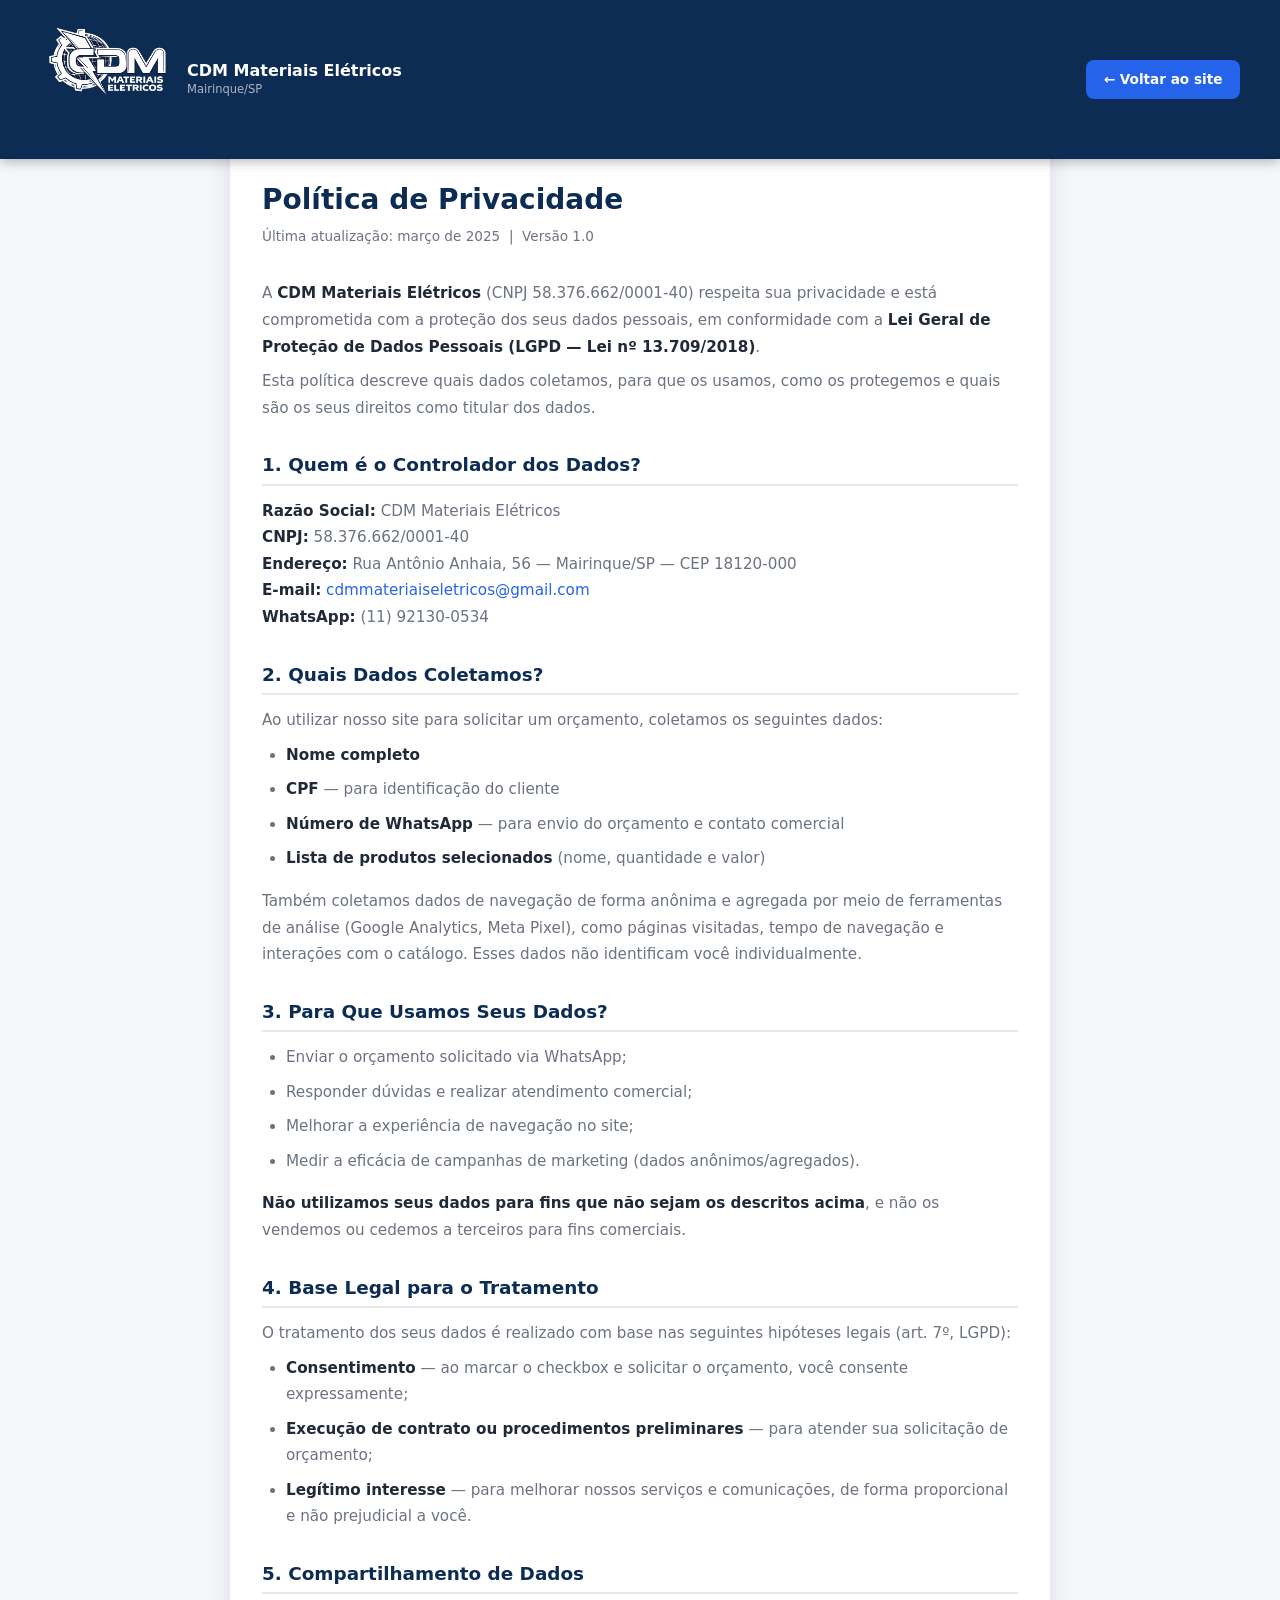
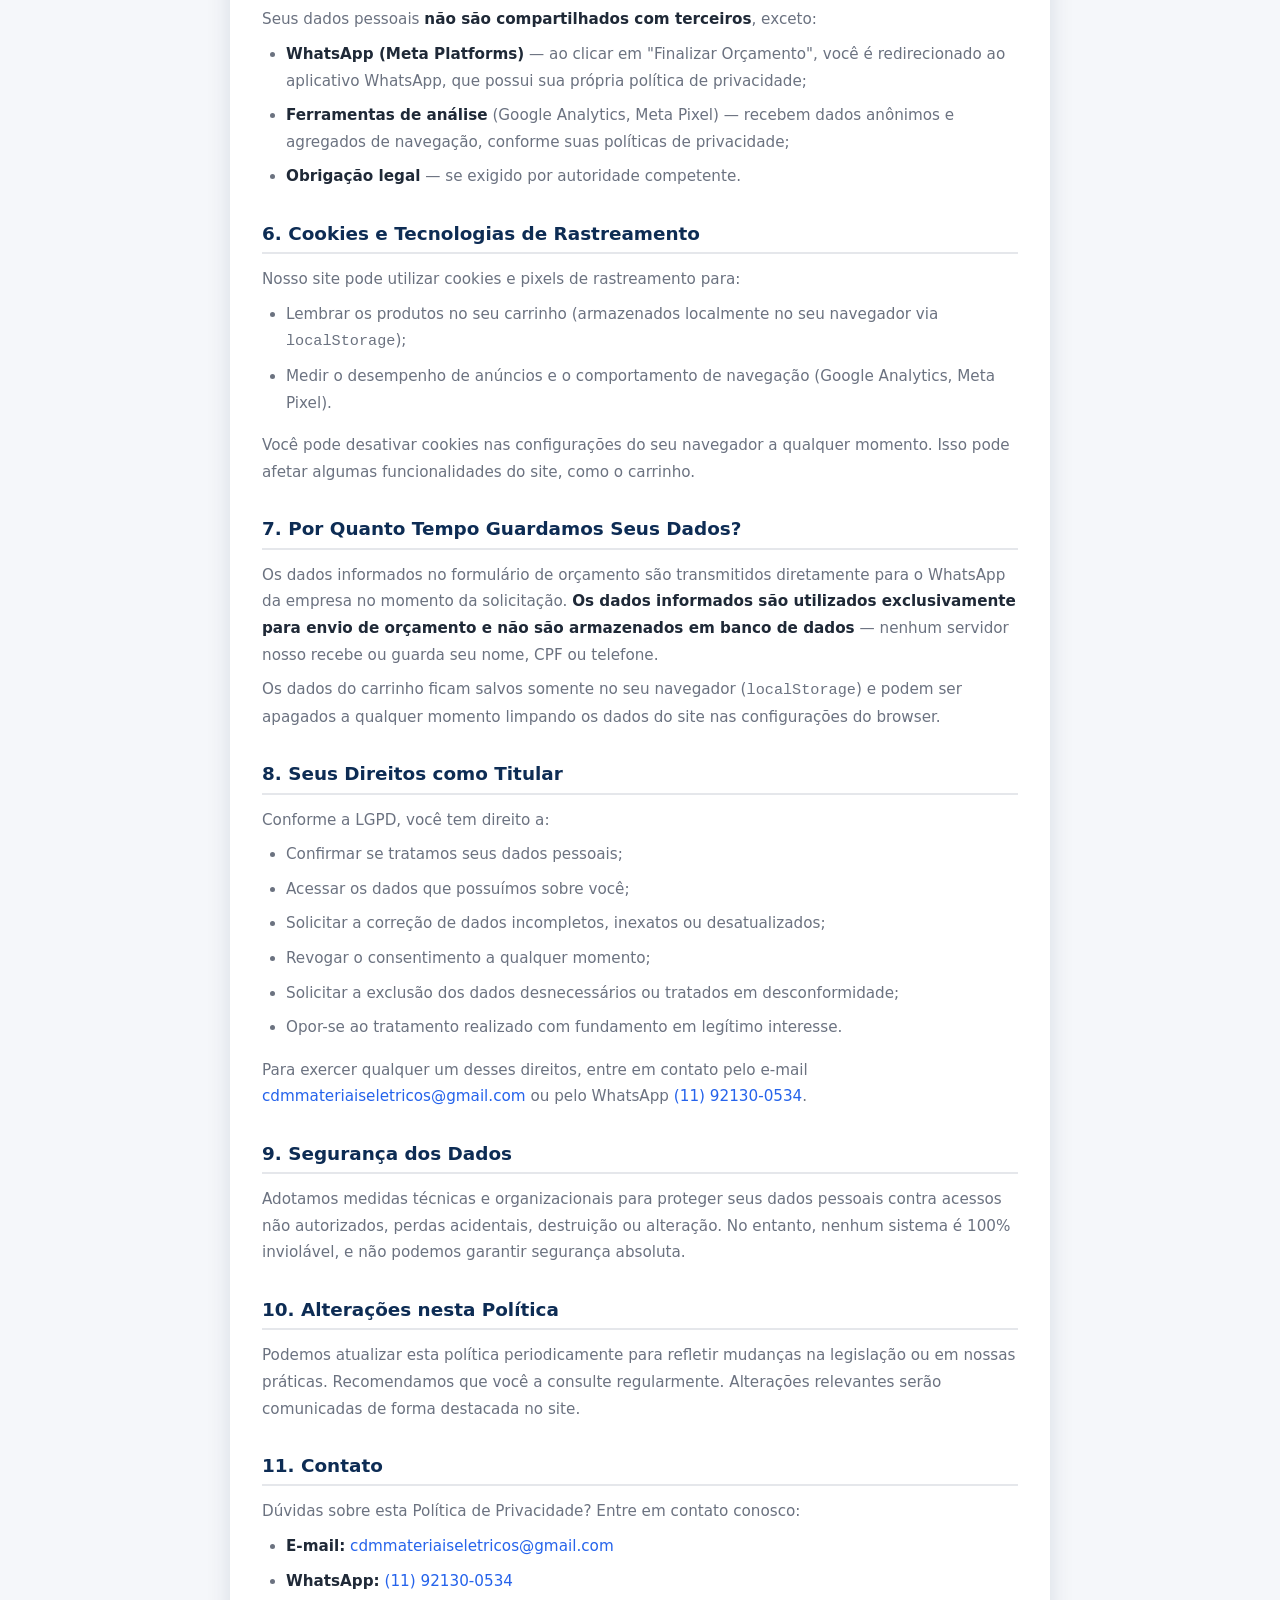
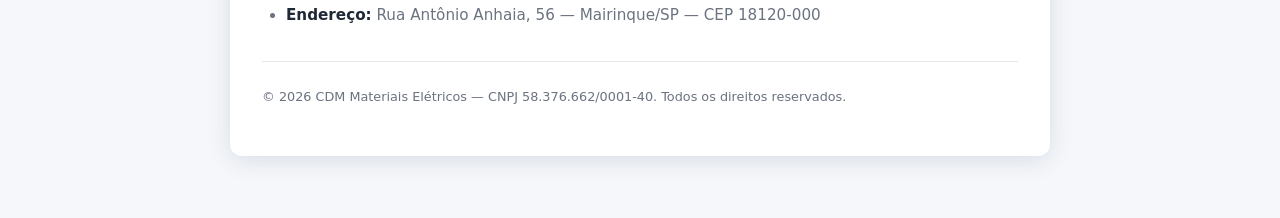
<file: privacidade.html>
<!DOCTYPE html>
<html lang="pt-BR">
<head>
  <meta charset="UTF-8">
  <meta name="viewport" content="width=device-width, initial-scale=1.0">
  <title>Política de Privacidade — CDM Materiais Elétricos</title>
  <meta name="description" content="Política de Privacidade da CDM Materiais Elétricos, conforme a Lei Geral de Proteção de Dados (LGPD — Lei 13.709/2018).">
  <meta name="robots" content="noindex, follow">
  <link rel="stylesheet" href="css/style.css">
  <style>
    .privacidade-page {
      padding: 6rem 0 4rem;
      min-height: 100vh;
      background: var(--cinza-claro);
    }
    .privacidade-card {
      background: var(--branco);
      border-radius: var(--radius-lg);
      padding: 2.5rem 2rem;
      box-shadow: var(--sombra);
      max-width: 820px;
      margin: 0 auto;
    }
    .privacidade-card h1 {
      color: var(--azul-escuro);
      font-size: 1.75rem;
      margin-bottom: 0.5rem;
    }
    .privacidade-card .atualizado {
      color: var(--cinza-texto);
      font-size: 0.85rem;
      margin-bottom: 2rem;
    }
    .privacidade-card h2 {
      color: var(--azul-escuro);
      font-size: 1.15rem;
      margin: 2rem 0 0.75rem;
      padding-bottom: 0.4rem;
      border-bottom: 2px solid var(--cinza-medio);
    }
    .privacidade-card p, .privacidade-card li {
      color: var(--cinza-texto);
      font-size: 0.95rem;
      line-height: 1.75;
      margin-bottom: 0.5rem;
    }
    .privacidade-card ul {
      list-style: disc;
      padding-left: 1.5rem;
      margin-bottom: 1rem;
    }
    .privacidade-card a { color: var(--azul-claro); }
    .privacidade-card strong { color: var(--texto-escuro); }
    .btn-voltar {
      display: inline-flex;
      align-items: center;
      gap: 0.5rem;
      color: var(--azul-claro);
      font-weight: 600;
      font-size: 0.9rem;
      margin-bottom: 1.5rem;
      transition: color 0.2s;
    }
    .btn-voltar:hover { color: var(--azul-hover); }
  </style>
</head>
<body>

  <!-- HEADER SIMPLIFICADO -->
  <header id="header">
    <div class="container header-inner">
      <a href="index.html" class="header-logo">
        <img src="assets/images/logo.png" alt="CDM Materiais Elétricos" width="52" height="52">
        <div class="header-logo-text">
          <strong>CDM Materiais Elétricos</strong>
          <span>Mairinque/SP</span>
        </div>
      </a>
      <a href="index.html" class="btn btn-primary" style="font-size:0.85rem;padding:0.55rem 1.1rem;">
        ← Voltar ao site
      </a>
    </div>
  </header>

  <!-- CONTEÚDO -->
  <main class="privacidade-page">
    <div class="container">
      <div class="privacidade-card">

        <a href="index.html" class="btn-voltar">
          <svg width="16" height="16" fill="none" stroke="currentColor" stroke-width="2.5" viewBox="0 0 24 24">
            <path stroke-linecap="round" stroke-linejoin="round" d="M10.5 19.5 3 12m0 0 7.5-7.5M3 12h18"/>
          </svg>
          Voltar ao site
        </a>

        <h1>Política de Privacidade</h1>
        <p class="atualizado">Última atualização: março de 2025 &nbsp;|&nbsp; Versão 1.0</p>

        <p>
          A <strong>CDM Materiais Elétricos</strong> (CNPJ 58.376.662/0001-40) respeita sua privacidade e está comprometida com
          a proteção dos seus dados pessoais, em conformidade com a
          <strong>Lei Geral de Proteção de Dados Pessoais (LGPD — Lei nº 13.709/2018)</strong>.
        </p>
        <p>
          Esta política descreve quais dados coletamos, para que os usamos, como os protegemos e quais
          são os seus direitos como titular dos dados.
        </p>

        <!-- 1 -->
        <h2>1. Quem é o Controlador dos Dados?</h2>
        <p>
          <strong>Razão Social:</strong> CDM Materiais Elétricos<br>
          <strong>CNPJ:</strong> 58.376.662/0001-40<br>
          <strong>Endereço:</strong> Rua Antônio Anhaia, 56 — Mairinque/SP — CEP 18120-000<br>
          <strong>E-mail:</strong> <a href="mailto:cdmmateriaiseletricos@gmail.com">cdmmateriaiseletricos@gmail.com</a><br>
          <strong>WhatsApp:</strong> (11) 92130-0534
        </p>

        <!-- 2 -->
        <h2>2. Quais Dados Coletamos?</h2>
        <p>Ao utilizar nosso site para solicitar um orçamento, coletamos os seguintes dados:</p>
        <ul>
          <li><strong>Nome completo</strong></li>
          <li><strong>CPF</strong> — para identificação do cliente</li>
          <li><strong>Número de WhatsApp</strong> — para envio do orçamento e contato comercial</li>
          <li><strong>Lista de produtos selecionados</strong> (nome, quantidade e valor)</li>
        </ul>
        <p>
          Também coletamos dados de navegação de forma anônima e agregada por meio de ferramentas de
          análise (Google Analytics, Meta Pixel), como páginas visitadas, tempo de navegação e
          interações com o catálogo. Esses dados não identificam você individualmente.
        </p>

        <!-- 3 -->
        <h2>3. Para Que Usamos Seus Dados?</h2>
        <ul>
          <li>Enviar o orçamento solicitado via WhatsApp;</li>
          <li>Responder dúvidas e realizar atendimento comercial;</li>
          <li>Melhorar a experiência de navegação no site;</li>
          <li>Medir a eficácia de campanhas de marketing (dados anônimos/agregados).</li>
        </ul>
        <p>
          <strong>Não utilizamos seus dados para fins que não sejam os descritos acima</strong>, e não
          os vendemos ou cedemos a terceiros para fins comerciais.
        </p>

        <!-- 4 -->
        <h2>4. Base Legal para o Tratamento</h2>
        <p>O tratamento dos seus dados é realizado com base nas seguintes hipóteses legais (art. 7º, LGPD):</p>
        <ul>
          <li><strong>Consentimento</strong> — ao marcar o checkbox e solicitar o orçamento, você consente expressamente;</li>
          <li><strong>Execução de contrato ou procedimentos preliminares</strong> — para atender sua solicitação de orçamento;</li>
          <li><strong>Legítimo interesse</strong> — para melhorar nossos serviços e comunicações, de forma proporcional e não prejudicial a você.</li>
        </ul>

        <!-- 5 -->
        <h2>5. Compartilhamento de Dados</h2>
        <p>Seus dados pessoais <strong>não são compartilhados com terceiros</strong>, exceto:</p>
        <ul>
          <li>
            <strong>WhatsApp (Meta Platforms)</strong> — ao clicar em "Finalizar Orçamento", você é redirecionado ao aplicativo
            WhatsApp, que possui sua própria política de privacidade;
          </li>
          <li>
            <strong>Ferramentas de análise</strong> (Google Analytics, Meta Pixel) — recebem dados anônimos e agregados de navegação,
            conforme suas políticas de privacidade;
          </li>
          <li>
            <strong>Obrigação legal</strong> — se exigido por autoridade competente.
          </li>
        </ul>

        <!-- 6 -->
        <h2>6. Cookies e Tecnologias de Rastreamento</h2>
        <p>Nosso site pode utilizar cookies e pixels de rastreamento para:</p>
        <ul>
          <li>Lembrar os produtos no seu carrinho (armazenados localmente no seu navegador via <code>localStorage</code>);</li>
          <li>Medir o desempenho de anúncios e o comportamento de navegação (Google Analytics, Meta Pixel).</li>
        </ul>
        <p>
          Você pode desativar cookies nas configurações do seu navegador a qualquer momento.
          Isso pode afetar algumas funcionalidades do site, como o carrinho.
        </p>

        <!-- 7 -->
        <h2>7. Por Quanto Tempo Guardamos Seus Dados?</h2>
        <p>
          Os dados informados no formulário de orçamento são transmitidos diretamente para o WhatsApp da empresa
          no momento da solicitação. <strong>Os dados informados são utilizados exclusivamente para envio de
          orçamento e não são armazenados em banco de dados</strong> — nenhum servidor nosso recebe ou guarda
          seu nome, CPF ou telefone.
        </p>
        <p>
          Os dados do carrinho ficam salvos somente no seu navegador (<code>localStorage</code>) e podem ser
          apagados a qualquer momento limpando os dados do site nas configurações do browser.
        </p>

        <!-- 8 -->
        <h2>8. Seus Direitos como Titular</h2>
        <p>Conforme a LGPD, você tem direito a:</p>
        <ul>
          <li>Confirmar se tratamos seus dados pessoais;</li>
          <li>Acessar os dados que possuímos sobre você;</li>
          <li>Solicitar a correção de dados incompletos, inexatos ou desatualizados;</li>
          <li>Revogar o consentimento a qualquer momento;</li>
          <li>Solicitar a exclusão dos dados desnecessários ou tratados em desconformidade;</li>
          <li>Opor-se ao tratamento realizado com fundamento em legítimo interesse.</li>
        </ul>
        <p>
          Para exercer qualquer um desses direitos, entre em contato pelo e-mail
          <a href="mailto:cdmmateriaiseletricos@gmail.com">cdmmateriaiseletricos@gmail.com</a>
          ou pelo WhatsApp <a href="https://wa.me/5511921300534" target="_blank" rel="noopener">(11) 92130-0534</a>.
        </p>

        <!-- 9 -->
        <h2>9. Segurança dos Dados</h2>
        <p>
          Adotamos medidas técnicas e organizacionais para proteger seus dados pessoais contra
          acessos não autorizados, perdas acidentais, destruição ou alteração.
          No entanto, nenhum sistema é 100% inviolável, e não podemos garantir segurança absoluta.
        </p>

        <!-- 10 -->
        <h2>10. Alterações nesta Política</h2>
        <p>
          Podemos atualizar esta política periodicamente para refletir mudanças na legislação ou em
          nossas práticas. Recomendamos que você a consulte regularmente. Alterações relevantes
          serão comunicadas de forma destacada no site.
        </p>

        <!-- 11 -->
        <h2>11. Contato</h2>
        <p>
          Dúvidas sobre esta Política de Privacidade? Entre em contato conosco:
        </p>
        <ul>
          <li><strong>E-mail:</strong> <a href="mailto:cdmmateriaiseletricos@gmail.com">cdmmateriaiseletricos@gmail.com</a></li>
          <li><strong>WhatsApp:</strong> <a href="https://wa.me/5511921300534" target="_blank" rel="noopener">(11) 92130-0534</a></li>
          <li><strong>Endereço:</strong> Rua Antônio Anhaia, 56 — Mairinque/SP — CEP 18120-000</li>
        </ul>

        <hr style="border:none;border-top:1px solid var(--cinza-medio);margin:2rem 0 1.5rem">
        <p style="font-size:0.8rem;color:var(--cinza-texto)">
          © <span id="ano-privacidade"></span> CDM Materiais Elétricos — CNPJ 58.376.662/0001-40. Todos os direitos reservados.
        </p>

      </div>
    </div>
  </main>

  <script>
    document.getElementById('ano-privacidade').textContent = new Date().getFullYear();
  </script>

</body>
</html>
</file>
<file: css/style.css>
/* ============================================================
   CDM Materiais Elétricos — Estilos Globais
   Mobile-first | Paleta: azul escuro + branco
   ============================================================ */

/* ── Variáveis de cores ───────────────────────────────────── */
:root {
  --azul-escuro:   #0d2c54;
  --azul-medio:    #1a4a8a;
  --azul-claro:    #2563eb;
  --azul-hover:    #1d4ed8;
  --branco:        #ffffff;
  --cinza-claro:   #f5f7fa;
  --cinza-medio:   #e5e7eb;
  --cinza-texto:   #6b7280;
  --texto-escuro:  #1f2937;
  --verde-wa:      #25d366;
  --verde-wa-hover:#1ebe59;
  --vermelho-erro: #dc2626;
  --sombra:        0 4px 24px rgba(13, 44, 84, 0.12);
  --sombra-hover:  0 8px 32px rgba(13, 44, 84, 0.20);
  --radius:        8px;
  --radius-lg:     12px;
  --transicao:     0.25s ease;
}

/* ── Reset e Base ─────────────────────────────────────────── */
*, *::before, *::after { box-sizing: border-box; margin: 0; padding: 0; }

html { scroll-behavior: smooth; font-size: 16px; }

body {
  font-family: 'Segoe UI', system-ui, -apple-system, sans-serif;
  color: var(--texto-escuro);
  background: var(--branco);
  line-height: 1.6;
  overflow-x: hidden;
}

img { max-width: 100%; height: auto; display: block; }

a { color: inherit; text-decoration: none; }

ul { list-style: none; }

/* ── Tipografia ────────────────────────────────────────────── */
h1 { font-size: clamp(1.75rem, 5vw, 2.75rem); line-height: 1.2; }
h2 { font-size: clamp(1.4rem, 4vw, 2rem); line-height: 1.3; }
h3 { font-size: clamp(1.1rem, 3vw, 1.4rem); line-height: 1.4; }

/* ── Utilitários ───────────────────────────────────────────── */
.container {
  width: 100%;
  max-width: 1200px;
  margin: 0 auto;
  padding: 0 1rem;
}

.btn {
  display: inline-flex;
  align-items: center;
  gap: 0.5rem;
  padding: 0.75rem 1.5rem;
  border-radius: var(--radius);
  font-size: 0.95rem;
  font-weight: 600;
  cursor: pointer;
  border: none;
  transition: background var(--transicao), transform var(--transicao), box-shadow var(--transicao);
  white-space: nowrap;
}

.btn:active { transform: scale(0.97); }

.btn-primary {
  background: var(--azul-claro);
  color: var(--branco);
}
.btn-primary:hover { background: var(--azul-hover); box-shadow: var(--sombra); }

.btn-secondary {
  background: transparent;
  color: var(--branco);
  border: 2px solid var(--branco);
}
.btn-secondary:hover { background: rgba(255,255,255,0.15); }

.btn-whatsapp {
  background: var(--verde-wa);
  color: var(--branco);
}
.btn-whatsapp:hover { background: var(--verde-wa-hover); box-shadow: var(--sombra); }

.btn-outline {
  background: transparent;
  color: var(--azul-claro);
  border: 2px solid var(--azul-claro);
}
.btn-outline:hover { background: var(--azul-claro); color: var(--branco); }

.section-title {
  font-size: clamp(1.5rem, 4vw, 2rem);
  font-weight: 700;
  color: var(--azul-escuro);
  text-align: center;
  margin-bottom: 0.5rem;
}
.section-subtitle {
  color: var(--cinza-texto);
  text-align: center;
  margin-bottom: 2.5rem;
  font-size: 1rem;
}

/* ── HEADER ────────────────────────────────────────────────── */
#header {
  position: fixed;
  top: 0;
  left: 0;
  right: 0;
  z-index: 1000;
  background: var(--azul-escuro);
  box-shadow: 0 2px 12px rgba(0,0,0,0.3);
  transition: background var(--transicao);
}

.header-inner {
  display: flex;
  align-items: center;
  justify-content: space-between;
  padding: 0.75rem 1rem;
  gap: 1rem;
}

.header-logo {
  display: flex;
  align-items: center;
  gap: 0.75rem;
  flex-shrink: 0;
}
.header-logo img {
  height: auto;
  max-height: 135px;
  max-width: 135px;
  width: auto;
  object-fit: contain;
  filter: brightness(1.1);
}
.header-logo-text {
  display: none;
  flex-direction: column;
}
.header-logo-text strong {
  color: var(--branco);
  font-size: 1rem;
  line-height: 1.2;
}
.header-logo-text span {
  color: rgba(255,255,255,0.65);
  font-size: 0.72rem;
}

.header-nav {
  display: none;
  align-items: center;
  gap: 1.75rem;
}
.header-nav a {
  color: rgba(255,255,255,0.85);
  font-size: 0.9rem;
  font-weight: 500;
  transition: color var(--transicao);
}
.header-nav a:hover { color: var(--branco); }

.header-actions {
  display: flex;
  align-items: center;
  gap: 0.75rem;
}

.header-phone {
  display: none;
  align-items: center;
  gap: 0.4rem;
  color: rgba(255,255,255,0.8);
  font-size: 0.85rem;
}
.header-phone svg { flex-shrink: 0; }

/* Botão carrinho no header */
.btn-cart {
  position: relative;
  background: rgba(255,255,255,0.12);
  border: none;
  color: var(--branco);
  padding: 0.6rem 0.85rem;
  border-radius: var(--radius);
  cursor: pointer;
  display: flex;
  align-items: center;
  gap: 0.4rem;
  font-size: 0.85rem;
  font-weight: 600;
  transition: background var(--transicao);
}
.btn-cart:hover { background: rgba(255,255,255,0.22); }

.cart-badge {
  position: absolute;
  top: -6px;
  right: -6px;
  background: #ef4444;
  color: var(--branco);
  font-size: 0.7rem;
  font-weight: 700;
  width: 18px;
  height: 18px;
  border-radius: 50%;
  display: flex;
  align-items: center;
  justify-content: center;
  display: none; /* exibido via JS quando qty > 0 */
}

/* Menu hambúrguer */
.btn-hamburger {
  background: none;
  border: none;
  color: var(--branco);
  cursor: pointer;
  padding: 0.4rem;
  display: flex;
  flex-direction: column;
  gap: 5px;
  transition: opacity var(--transicao);
}
.btn-hamburger span {
  display: block;
  width: 24px;
  height: 2px;
  background: var(--branco);
  border-radius: 2px;
  transition: transform 0.3s, opacity 0.3s;
}
.btn-hamburger.active span:nth-child(1) { transform: translateY(7px) rotate(45deg); }
.btn-hamburger.active span:nth-child(2) { opacity: 0; }
.btn-hamburger.active span:nth-child(3) { transform: translateY(-7px) rotate(-45deg); }

/* Menu mobile */
.mobile-menu {
  display: none;
  flex-direction: column;
  background: var(--azul-medio);
  padding: 1rem;
  gap: 0.25rem;
}
.mobile-menu.open { display: flex; }
.mobile-menu a {
  color: rgba(255,255,255,0.9);
  padding: 0.65rem 0.5rem;
  border-radius: var(--radius);
  font-size: 0.95rem;
  transition: background var(--transicao);
}
.mobile-menu a:hover { background: rgba(255,255,255,0.1); }

/* ── HERO ──────────────────────────────────────────────────── */
#hero {
  margin-top: 70px; /* altura do header fixo */
  position: relative;
  min-height: 520px;
  display: flex;
  align-items: center;
  overflow: hidden;
  background: linear-gradient(135deg, var(--azul-escuro) 0%, var(--azul-medio) 100%);
}

.hero-bg {
  position: absolute;
  inset: 0;
  object-fit: cover;
  width: 100%;
  height: 100%;
  opacity: 0.18;
}

.hero-overlay {
  position: absolute;
  inset: 0;
  background: linear-gradient(to right, rgba(13,44,84,0.92) 0%, rgba(13,44,84,0.5) 100%);
}

.hero-content {
  position: relative;
  z-index: 1;
  padding: 3rem 1rem;
  max-width: 680px;
}

.hero-badge {
  display: inline-block;
  background: rgba(255,255,255,0.15);
  color: rgba(255,255,255,0.9);
  font-size: 0.8rem;
  font-weight: 600;
  letter-spacing: 0.08em;
  text-transform: uppercase;
  padding: 0.35rem 0.9rem;
  border-radius: 50px;
  margin-bottom: 1.25rem;
}

.hero-content h1 {
  color: var(--branco);
  margin-bottom: 1.25rem;
  font-weight: 800;
}

.hero-content p {
  color: rgba(255,255,255,0.82);
  font-size: 1.05rem;
  margin-bottom: 2rem;
  max-width: 520px;
}

.hero-buttons {
  display: flex;
  flex-wrap: wrap;
  gap: 0.85rem;
}

.hero-stats {
  display: flex;
  gap: 2rem;
  margin-top: 2.5rem;
  flex-wrap: wrap;
}
.stat-item { color: var(--branco); }
.stat-item strong {
  display: block;
  font-size: 1.6rem;
  font-weight: 800;
  line-height: 1;
}
.stat-item span {
  font-size: 0.8rem;
  color: rgba(255,255,255,0.7);
}

/* ── DIFERENCIAIS ──────────────────────────────────────────── */
#diferenciais {
  padding: 4rem 0;
  background: var(--cinza-claro);
}

.diferenciais-grid {
  display: grid;
  grid-template-columns: 1fr;
  gap: 1.5rem;
}

.diferencial-card {
  background: var(--branco);
  border-radius: var(--radius-lg);
  padding: 1.75rem 1.5rem;
  text-align: center;
  box-shadow: var(--sombra);
  transition: transform var(--transicao), box-shadow var(--transicao);
}
.diferencial-card:hover { transform: translateY(-4px); box-shadow: var(--sombra-hover); }

.diferencial-icon {
  width: 64px;
  height: 64px;
  background: linear-gradient(135deg, var(--azul-escuro), var(--azul-claro));
  border-radius: 50%;
  display: flex;
  align-items: center;
  justify-content: center;
  margin: 0 auto 1.25rem;
}
.diferencial-icon svg { color: var(--branco); }

.diferencial-card h3 {
  color: var(--azul-escuro);
  margin-bottom: 0.6rem;
  font-size: 1.1rem;
}
.diferencial-card p {
  color: var(--cinza-texto);
  font-size: 0.9rem;
  line-height: 1.6;
}

/* ── CATÁLOGO ──────────────────────────────────────────────── */
#catalogo {
  padding: 4rem 0;
  background: var(--branco);
}

/* Barra de busca e filtros */
.catalogo-controls {
  margin-bottom: 2rem;
  display: flex;
  flex-direction: column;
  gap: 1rem;
}

.search-wrapper {
  position: relative;
}
.search-wrapper svg {
  position: absolute;
  left: 14px;
  top: 50%;
  transform: translateY(-50%);
  color: var(--cinza-texto);
  pointer-events: none;
}
.search-input {
  width: 100%;
  padding: 0.8rem 1rem 0.8rem 2.75rem;
  border: 2px solid var(--cinza-medio);
  border-radius: var(--radius);
  font-size: 0.95rem;
  transition: border-color var(--transicao);
  outline: none;
}
.search-input:focus { border-color: var(--azul-claro); }

.filtros {
  display: flex;
  flex-wrap: wrap;
  gap: 0.5rem;
}
.filtro-btn {
  padding: 0.45rem 1rem;
  border-radius: 50px;
  border: 2px solid var(--cinza-medio);
  background: var(--branco);
  color: var(--cinza-texto);
  font-size: 0.85rem;
  font-weight: 500;
  cursor: pointer;
  transition: all var(--transicao);
}
.filtro-btn:hover { border-color: var(--azul-claro); color: var(--azul-claro); }
.filtro-btn.active {
  background: var(--azul-escuro);
  border-color: var(--azul-escuro);
  color: var(--branco);
}

/* Grid de produtos */
.produtos-grid {
  display: grid;
  grid-template-columns: repeat(2, 1fr);
  gap: 1rem;
}

/* Card de produto */
.produto-card {
  background: var(--branco);
  border: 1px solid var(--cinza-medio);
  border-radius: var(--radius-lg);
  overflow: hidden;
  display: flex;
  flex-direction: column;
  transition: transform var(--transicao), box-shadow var(--transicao);
}
.produto-card:hover { transform: translateY(-3px); box-shadow: var(--sombra); }

.produto-img-wrapper {
  background: var(--cinza-claro);
  aspect-ratio: 1;
  overflow: hidden;
  display: flex;
  align-items: center;
  justify-content: center;
  padding: 1rem;
}
.produto-img-wrapper img {
  width: 100%;
  height: 100%;
  object-fit: contain;
  transition: transform 0.3s;
}
.produto-card:hover .produto-img-wrapper img { transform: scale(1.05); }

.produto-info {
  padding: 1rem;
  display: flex;
  flex-direction: column;
  gap: 0.5rem;
  flex: 1;
}

.produto-categoria {
  font-size: 0.72rem;
  font-weight: 600;
  text-transform: uppercase;
  letter-spacing: 0.06em;
  color: var(--azul-claro);
}
.produto-nome {
  font-size: 0.9rem;
  font-weight: 600;
  color: var(--texto-escuro);
  line-height: 1.35;
}
.produto-preco {
  font-size: 1.2rem;
  font-weight: 800;
  color: var(--azul-escuro);
  margin-top: auto;
}
.produto-preco-label {
  font-size: 0.72rem;
  color: var(--cinza-texto);
  font-weight: 400;
}

.produto-estoque-esgotado {
  font-size: 0.75rem;
  color: var(--vermelho-erro);
  font-weight: 600;
}

.btn-add-cart {
  width: 100%;
  justify-content: center;
  padding: 0.6rem;
  font-size: 0.85rem;
  margin-top: 0.5rem;
  border-radius: var(--radius);
  background: var(--azul-escuro);
  color: var(--branco);
  border: none;
  cursor: pointer;
  font-weight: 600;
  display: flex;
  align-items: center;
  gap: 0.4rem;
  transition: background var(--transicao), transform var(--transicao);
}
.btn-add-cart:hover:not(:disabled) { background: var(--azul-claro); }
.btn-add-cart:active:not(:disabled) { transform: scale(0.97); }
.btn-add-cart:disabled {
  background: var(--cinza-medio);
  color: var(--cinza-texto);
  cursor: not-allowed;
}

/* Sem resultados */
.sem-resultados {
  grid-column: 1 / -1;
  text-align: center;
  padding: 3rem 1rem;
  color: var(--cinza-texto);
}
.sem-resultados svg { margin: 0 auto 1rem; opacity: 0.4; }
.sem-resultados p { font-size: 1rem; }

/* ── CHECKOUT / ORÇAMENTO ─────────────────────────────────── */
#checkout {
  padding: 4rem 0;
  background: var(--cinza-claro);
}

.checkout-wrapper {
  display: grid;
  grid-template-columns: 1fr;
  gap: 2rem;
  max-width: 900px;
  margin: 0 auto;
}

/* Resumo do pedido */
.checkout-resumo {
  background: var(--branco);
  border-radius: var(--radius-lg);
  padding: 1.75rem;
  box-shadow: var(--sombra);
}
.checkout-resumo h3 {
  color: var(--azul-escuro);
  margin-bottom: 1.25rem;
  display: flex;
  align-items: center;
  gap: 0.5rem;
}

.resumo-items {
  display: flex;
  flex-direction: column;
  gap: 0.75rem;
  margin-bottom: 1.25rem;
  max-height: 300px;
  overflow-y: auto;
}

.resumo-item {
  display: flex;
  align-items: center;
  gap: 0.75rem;
  padding: 0.65rem;
  background: var(--cinza-claro);
  border-radius: var(--radius);
}
.resumo-item-img {
  width: 48px;
  height: 48px;
  object-fit: contain;
  border-radius: 4px;
  flex-shrink: 0;
  background: var(--branco);
  padding: 2px;
}
.resumo-item-info { flex: 1; min-width: 0; }
.resumo-item-nome {
  font-size: 0.85rem;
  font-weight: 600;
  white-space: nowrap;
  overflow: hidden;
  text-overflow: ellipsis;
}
.resumo-item-qtd { font-size: 0.78rem; color: var(--cinza-texto); }
.resumo-item-preco { font-size: 0.9rem; font-weight: 700; color: var(--azul-escuro); white-space: nowrap; }

.resumo-total {
  border-top: 2px solid var(--cinza-medio);
  padding-top: 1rem;
  display: flex;
  justify-content: space-between;
  align-items: center;
}
.resumo-total span { font-size: 1rem; font-weight: 600; color: var(--texto-escuro); }
.resumo-total strong { font-size: 1.4rem; font-weight: 800; color: var(--azul-escuro); }

.checkout-vazio {
  text-align: center;
  color: var(--cinza-texto);
  padding: 2rem;
}
.checkout-vazio svg { margin: 0 auto 0.75rem; opacity: 0.4; }

/* Formulário */
.checkout-form-card {
  background: var(--branco);
  border-radius: var(--radius-lg);
  padding: 1.75rem;
  box-shadow: var(--sombra);
}
.checkout-form-card h3 {
  color: var(--azul-escuro);
  margin-bottom: 1.5rem;
  display: flex;
  align-items: center;
  gap: 0.5rem;
}

.form-group {
  margin-bottom: 1.25rem;
}
.form-group label {
  display: block;
  font-size: 0.85rem;
  font-weight: 600;
  color: var(--texto-escuro);
  margin-bottom: 0.4rem;
}
.form-group input[type="text"],
.form-group input[type="tel"] {
  width: 100%;
  padding: 0.75rem 1rem;
  border: 2px solid var(--cinza-medio);
  border-radius: var(--radius);
  font-size: 0.95rem;
  transition: border-color var(--transicao);
  outline: none;
  font-family: inherit;
}
.form-group input:focus { border-color: var(--azul-claro); }
.form-group input.error { border-color: var(--vermelho-erro); }

.form-error {
  display: none;
  font-size: 0.78rem;
  color: var(--vermelho-erro);
  margin-top: 0.3rem;
}
.form-error.visible { display: block; }

/* Checkbox LGPD */
.form-checkbox {
  display: flex;
  align-items: flex-start;
  gap: 0.65rem;
  cursor: pointer;
  user-select: none;
  margin-bottom: 1.5rem;
}
.form-checkbox input[type="checkbox"] {
  width: 18px;
  height: 18px;
  accent-color: var(--azul-claro);
  flex-shrink: 0;
  margin-top: 2px;
  cursor: pointer;
}
.form-checkbox span {
  font-size: 0.85rem;
  color: var(--cinza-texto);
  line-height: 1.5;
}
.form-checkbox a { color: var(--azul-claro); text-decoration: underline; }

.btn-finalizar {
  width: 100%;
  justify-content: center;
  padding: 1rem;
  font-size: 1rem;
  border-radius: var(--radius);
  background: var(--verde-wa);
  color: var(--branco);
  border: none;
  cursor: pointer;
  font-weight: 700;
  display: flex;
  align-items: center;
  gap: 0.6rem;
  transition: background var(--transicao), transform var(--transicao);
  font-family: inherit;
}
.btn-finalizar:hover { background: var(--verde-wa-hover); }
.btn-finalizar:active { transform: scale(0.98); }

/* ── CONTATO ───────────────────────────────────────────────── */
#contato {
  padding: 4rem 0;
  background: var(--azul-escuro);
  color: var(--branco);
}

#contato .section-title { color: var(--branco); }
#contato .section-subtitle { color: rgba(255,255,255,0.7); }

.contato-grid {
  display: grid;
  grid-template-columns: 1fr;
  gap: 1.5rem;
}

.contato-card {
  background: rgba(255,255,255,0.08);
  border: 1px solid rgba(255,255,255,0.12);
  border-radius: var(--radius-lg);
  padding: 1.5rem;
  display: flex;
  align-items: flex-start;
  gap: 1rem;
  transition: background var(--transicao);
}
.contato-card:hover { background: rgba(255,255,255,0.13); }

.contato-icon {
  width: 48px;
  height: 48px;
  background: var(--azul-claro);
  border-radius: var(--radius);
  display: flex;
  align-items: center;
  justify-content: center;
  flex-shrink: 0;
}
.contato-card h4 { font-size: 0.85rem; color: rgba(255,255,255,0.6); margin-bottom: 0.3rem; }
.contato-card p, .contato-card a { font-size: 0.95rem; font-weight: 600; color: var(--branco); }
.contato-card a:hover { color: var(--verde-wa); }

/* Botão WhatsApp grande */
.contato-cta {
  margin-top: 2.5rem;
  text-align: center;
}
.contato-cta p { color: rgba(255,255,255,0.75); margin-bottom: 1rem; font-size: 0.95rem; }

/* ── FOOTER ────────────────────────────────────────────────── */
#footer {
  background: #07192f;
  color: rgba(255,255,255,0.6);
  padding: 2rem 0;
  font-size: 0.85rem;
}

.footer-inner {
  display: flex;
  flex-direction: column;
  align-items: center;
  gap: 1rem;
  text-align: center;
}

.footer-logo img {
  height: 40px;
  object-fit: contain;
  opacity: 0.85;
  margin: 0 auto;
}

.footer-info { line-height: 1.7; }
.footer-info strong { color: rgba(255,255,255,0.85); }

.footer-links {
  display: flex;
  gap: 1.5rem;
  flex-wrap: wrap;
  justify-content: center;
}
.footer-links a {
  color: rgba(255,255,255,0.5);
  transition: color var(--transicao);
  font-size: 0.8rem;
}
.footer-links a:hover { color: var(--branco); }

.footer-copy { font-size: 0.78rem; border-top: 1px solid rgba(255,255,255,0.08); padding-top: 1rem; width: 100%; text-align: center; }

/* ── BOTÃO FLUTUANTE WHATSAPP ─────────────────────────────── */
.float-whatsapp {
  position: fixed;
  bottom: 1.5rem;
  right: 1.5rem;
  z-index: 900;
  width: 58px;
  height: 58px;
  background: var(--verde-wa);
  border-radius: 50%;
  display: flex;
  align-items: center;
  justify-content: center;
  box-shadow: 0 4px 20px rgba(37, 211, 102, 0.45);
  transition: transform var(--transicao), box-shadow var(--transicao);
  animation: float-pulse 3s infinite;
}
.float-whatsapp:hover {
  transform: scale(1.1);
  box-shadow: 0 6px 28px rgba(37, 211, 102, 0.6);
}
.float-whatsapp svg { color: var(--branco); }

@keyframes float-pulse {
  0%, 100% { box-shadow: 0 4px 20px rgba(37, 211, 102, 0.45); }
  50%       { box-shadow: 0 4px 30px rgba(37, 211, 102, 0.7); }
}

/* ── TOAST / NOTIFICAÇÃO ───────────────────────────────────── */
.toast {
  position: fixed;
  bottom: 5rem;
  left: 50%;
  transform: translateX(-50%) translateY(20px);
  background: var(--texto-escuro);
  color: var(--branco);
  padding: 0.75rem 1.5rem;
  border-radius: 50px;
  font-size: 0.88rem;
  font-weight: 500;
  z-index: 9999;
  opacity: 0;
  transition: opacity 0.3s, transform 0.3s;
  pointer-events: none;
  white-space: nowrap;
}
.toast.show { opacity: 1; transform: translateX(-50%) translateY(0); }

/* ── RESPONSIVO ────────────────────────────────────────────── */
@media (min-width: 480px) {
  .produtos-grid { grid-template-columns: repeat(2, 1fr); gap: 1.25rem; }
}

@media (min-width: 768px) {
  .container { padding: 0 1.5rem; }

  .header-logo-text { display: flex; }
  .header-phone { display: flex; }
  .btn-hamburger { display: none; }
  .header-nav { display: flex; }
  .mobile-menu { display: none !important; }

  .header-inner { padding: 0.75rem 1.5rem; }

  .diferenciais-grid { grid-template-columns: repeat(2, 1fr); }

  .produtos-grid { grid-template-columns: repeat(3, 1fr); }

  .checkout-wrapper { grid-template-columns: 1fr 1fr; }

  .contato-grid { grid-template-columns: repeat(2, 1fr); }

  .footer-inner { flex-direction: row; justify-content: space-between; text-align: left; }
  .footer-copy { text-align: left; }
}

@media (min-width: 1024px) {
  .diferenciais-grid { grid-template-columns: repeat(4, 1fr); }
  .produtos-grid { grid-template-columns: repeat(4, 1fr); }
  .contato-grid { grid-template-columns: repeat(4, 1fr); }
  .header-inner { padding: 0.75rem 0; }
}

/* ── SKELETON LOADING ──────────────────────────────────────── */
.skeleton {
  background: linear-gradient(90deg, var(--cinza-medio) 25%, #f0f0f0 50%, var(--cinza-medio) 75%);
  background-size: 200% 100%;
  animation: skeleton-shimmer 1.5s infinite;
  border-radius: var(--radius);
}
@keyframes skeleton-shimmer {
  0% { background-position: 200% 0; }
  100% { background-position: -200% 0; }
}
.skeleton-card {
  border: 1px solid var(--cinza-medio);
  border-radius: var(--radius-lg);
  overflow: hidden;
}
.skeleton-img { aspect-ratio: 1; }
.skeleton-text { height: 14px; margin: 8px; }
.skeleton-text.short { width: 60%; }
.skeleton-btn { height: 36px; margin: 8px; }

/* ── BOTÃO COPIAR PEDIDO ───────────────────────────────────── */
.btn-copiar {
  width: 100%;
  display: flex;
  align-items: center;
  justify-content: center;
  gap: 0.5rem;
  padding: 0.75rem;
  background: transparent;
  color: var(--azul-claro);
  border: 2px solid var(--azul-claro);
  border-radius: var(--radius);
  font-size: 0.88rem;
  font-weight: 600;
  cursor: pointer;
  transition: all var(--transicao);
  font-family: inherit;
  margin-top: 0.6rem;
}
.btn-copiar:hover { background: var(--azul-claro); color: var(--branco); }
.btn-copiar:active { transform: scale(0.97); }

/* ── HERO — FRASE DE CONVERSÃO ─────────────────────────────── */
.hero-cta-tag {
  display: inline-flex;
  align-items: center;
  gap: 0.4rem;
  background: rgba(37, 211, 102, 0.15);
  border: 1px solid rgba(37, 211, 102, 0.4);
  color: #4ade80;
  font-size: 0.82rem;
  font-weight: 700;
  letter-spacing: 0.04em;
  padding: 0.3rem 0.85rem;
  border-radius: 50px;
  margin-bottom: 1rem;
}

/* ── BOTÃO FLUTUANTE — LABEL VISÍVEL NO MOBILE ─────────────── */
.float-whatsapp-label {
  position: fixed;
  bottom: 5.5rem;
  right: 1.5rem;
  z-index: 899;
  background: var(--texto-escuro);
  color: var(--branco);
  font-size: 0.75rem;
  font-weight: 600;
  padding: 0.3rem 0.7rem;
  border-radius: 50px;
  white-space: nowrap;
  opacity: 0;
  transform: translateY(6px);
  transition: opacity 0.3s, transform 0.3s;
  pointer-events: none;
}
.float-whatsapp:hover + .float-whatsapp-label,
.float-whatsapp-label.show {
  opacity: 1;
  transform: translateY(0);
}

/* ── BOTÃO CARRINHO — DESTAQUE QUANDO TEM ITENS ────────────── */
.btn-cart.tem-itens {
  background: rgba(37, 211, 102, 0.18);
  border: 1px solid rgba(37, 211, 102, 0.4);
}

/* ── MOBILE — BARRA DE AÇÃO FIXA NO RODAPÉ ─────────────────── */
@media (max-width: 767px) {
  .mobile-action-bar {
    position: fixed;
    bottom: 0;
    left: 0;
    right: 0;
    z-index: 800;
    display: flex;
    gap: 0;
    box-shadow: 0 -4px 20px rgba(0,0,0,0.15);
  }
  .mobile-action-bar a,
  .mobile-action-bar button {
    flex: 1;
    display: flex;
    align-items: center;
    justify-content: center;
    gap: 0.4rem;
    padding: 0.9rem 0.5rem;
    font-size: 0.82rem;
    font-weight: 700;
    border: none;
    cursor: pointer;
    font-family: inherit;
    text-decoration: none;
  }
  .mobile-action-bar .mab-catalogo {
    background: var(--azul-escuro);
    color: var(--branco);
  }
  .mobile-action-bar .mab-whatsapp {
    background: var(--verde-wa);
    color: var(--branco);
  }
  /* Espaço para a barra fixa não cobrir o conteúdo */
  body { padding-bottom: 56px; }
  /* Botão flutuante WhatsApp sobe um pouco para não conflitar */
  .float-whatsapp { bottom: 4.5rem; }
}
.skeleton-btn { height: 36px; margin: 8px; }

/* ── Modal de detalhes do produto ───────────────────────────── */
.modal-overlay {
  position: fixed;
  inset: 0;
  background: rgba(13, 44, 84, 0.55);
  backdrop-filter: blur(3px);
  display: flex;
  align-items: center;
  justify-content: center;
  padding: 1rem;
  z-index: 1000;
  animation: fadeIn 0.18s ease;
}

@keyframes fadeIn {
  from { opacity: 0; }
  to   { opacity: 1; }
}

.modal-conteudo {
  background: var(--branco);
  border-radius: var(--radius-lg);
  box-shadow: var(--sombra-hover);
  max-width: 540px;
  width: 100%;
  max-height: 90vh;
  overflow-y: auto;
  position: relative;
  animation: slideUp 0.2s ease;
}

@keyframes slideUp {
  from { transform: translateY(24px); opacity: 0; }
  to   { transform: translateY(0);    opacity: 1; }
}

.modal-fechar {
  position: absolute;
  top: 12px;
  right: 12px;
  width: 32px;
  height: 32px;
  border-radius: 50%;
  border: none;
  background: var(--cinza-medio);
  color: var(--texto-escuro);
  font-size: 1.2rem;
  line-height: 1;
  cursor: pointer;
  display: flex;
  align-items: center;
  justify-content: center;
  z-index: 1;
  transition: background var(--transicao);
}
.modal-fechar:hover { background: var(--cinza-texto); color: var(--branco); }

.modal-img-wrapper {
  width: 100%;
  aspect-ratio: 4 / 3;
  background: var(--cinza-claro);
  border-radius: var(--radius-lg) var(--radius-lg) 0 0;
  overflow: hidden;
}
.modal-img-wrapper img {
  width: 100%;
  height: 100%;
  object-fit: contain;
  padding: 1.5rem;
}

.modal-info {
  padding: 1.25rem 1.5rem 1.75rem;
  display: flex;
  flex-direction: column;
  gap: 0.6rem;
}

.modal-nome {
  font-size: 1.2rem;
  font-weight: 700;
  color: var(--azul-escuro);
  line-height: 1.3;
}

.modal-descricao {
  color: var(--cinza-texto);
  font-size: 0.95rem;
  line-height: 1.6;
  border-left: 3px solid var(--azul-claro);
  padding-left: 0.75rem;
  margin: 0.25rem 0;
}

.modal-preco {
  margin-top: 0.25rem;
}

.modal-btn-cart {
  margin-top: 0.5rem;
  width: 100%;
  justify-content: center;
  padding: 0.75rem 1rem;
  font-size: 1rem;
}

@media (max-width: 480px) {
  .modal-conteudo { max-height: 95vh; }
  .modal-info { padding: 1rem 1.1rem 1.4rem; }
}

/* ── Foto da loja ───────────────────────────────────────── */
.loja-foto-wrapper {
  position: relative;
  max-width: 680px;
  margin: 0 auto 3rem;
  border-radius: var(--radius-lg);
  overflow: hidden;
  box-shadow: 0 8px 32px rgba(0,0,0,.13);
}
.loja-foto {
  width: 100%;
  height: auto;
  object-fit: contain;
  display: block;
  transition: transform .4s ease;
}
.loja-foto-wrapper:hover .loja-foto {
  transform: scale(1.03);
}
.loja-foto-legenda {
  position: absolute;
  bottom: 0;
  left: 0;
  right: 0;
  background: linear-gradient(transparent, rgba(0,0,0,.55));
  color: #fff;
  font-size: 0.78rem;
  padding: 1.5rem 1rem 0.6rem;
  letter-spacing: .02em;
}


/* ── Botão flutuante Ver Carrinho ───────────────────────── */
.ver-carrinho-flutuante {
  position: fixed;
  bottom: 1.5rem;
  left: 50%;
  transform: translateX(-50%);
  z-index: 900;
  display: flex;
  align-items: center;
  gap: 0.5rem;
  background: var(--azul-escuro, #1a2e4a);
  color: #fff;
  border: none;
  cursor: pointer;
  padding: 0.75rem 1.5rem;
  border-radius: 2rem;
  font-size: 0.95rem;
  font-weight: 600;
  box-shadow: 0 4px 20px rgba(0,0,0,.25);
  transition: transform .2s, box-shadow .2s;
  white-space: nowrap;
}
.ver-carrinho-flutuante:hover {
  transform: translateX(-50%) translateY(-3px);
  box-shadow: 0 8px 28px rgba(0,0,0,.32);
}
#btn-ver-carrinho-badge {
  background: #e53e3e;
  color: #fff;
  font-size: 0.72rem;
  font-weight: 700;
  min-width: 1.3rem;
  height: 1.3rem;
  border-radius: 999px;
  display: flex;
  align-items: center;
  justify-content: center;
  padding: 0 0.3rem;
}

/* ── Botão flutuante Instagram ───────────────────────────── */
.instagram-flutuante {
  position: fixed;
  right: 1.25rem;
  bottom: 1.5rem;
  z-index: 900;
  display: flex;
  align-items: center;
  gap: 0.55rem;
  background: linear-gradient(135deg, #f09433 0%, #e6683c 25%, #dc2743 50%, #cc2366 75%, #bc1888 100%);
  color: #fff;
  text-decoration: none;
  padding: 0.65rem 1.1rem 0.65rem 0.85rem;
  border-radius: 2rem;
  font-size: 0.85rem;
  font-weight: 600;
  box-shadow: 0 4px 16px rgba(188,24,136,.35);
  transition: transform .2s, box-shadow .2s;
  white-space: nowrap;
}
.instagram-flutuante:hover {
  transform: translateY(-3px);
  box-shadow: 0 8px 24px rgba(188,24,136,.45);
}
.instagram-flutuante svg { flex-shrink: 0; }

@media (max-width: 480px) {
  .instagram-flutuante span { display: none; }
  .instagram-flutuante { padding: 0.75rem; border-radius: 50%; bottom: 1.25rem; right: 1rem; }
}
</file>
